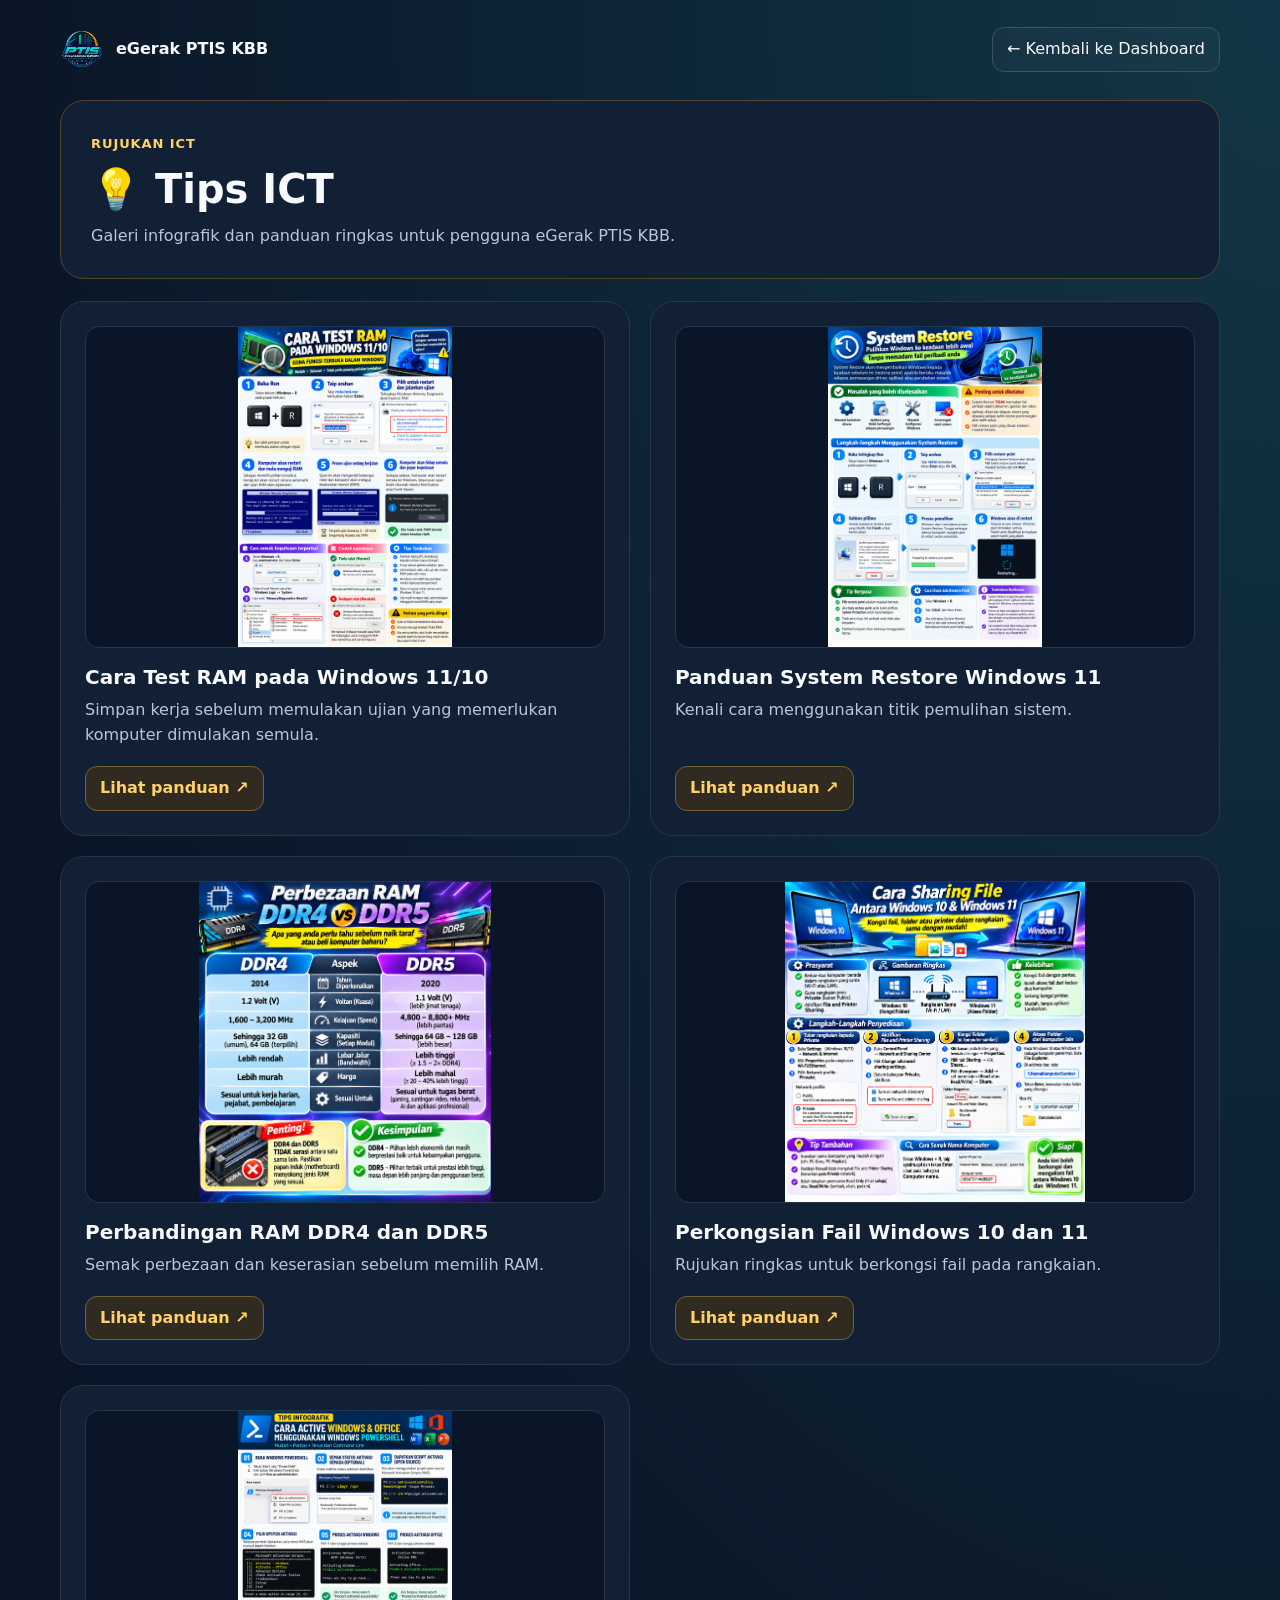
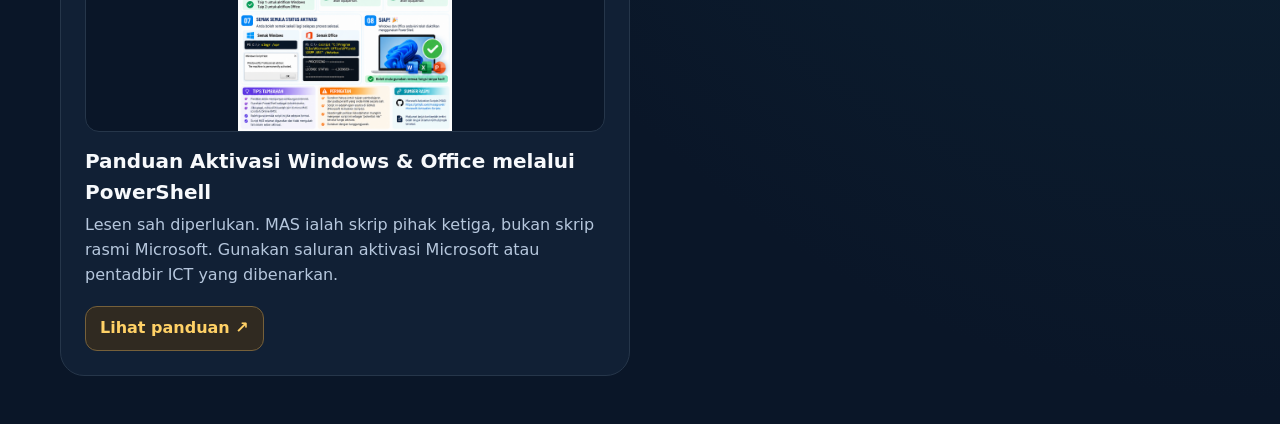
<file: tips-ict.html>
<!doctype html>
<html lang="ms">
<head>
  <meta charset="utf-8">
  <meta name="viewport" content="width=device-width, initial-scale=1">
  <title>Tips ICT | eGerak PTIS KBB</title>
  <link rel="icon" type="image/png" href="assets/images/logo-ptis.png">

  <style>
    :root {
      color-scheme: dark;
      --surface: #112035;
      --line: #26364a;
      --muted: #b6c7dd;
      --gold: #ffd166;
    }

    * { box-sizing: border-box; }

    body {
      margin: 0;
      min-height: 100vh;
      background: radial-gradient(ellipse at top right, #123645, transparent 70%), #0a1628;
      color: #f7f9fc;
      font: 16px/1.55 system-ui, sans-serif;
    }

    main {
      width: min(1160px, calc(100% - 32px));
      margin: auto;
      padding: 27px 0 48px;
    }

    .topbar, .brand {
      display: flex;
      align-items: center;
      gap: 12px;
    }

    .topbar {
      justify-content: space-between;
      flex-wrap: wrap;
      margin-bottom: 28px;
    }

    .brand { font-weight: 750; }
    .brand img { width: 44px; height: 44px; object-fit: contain; }

    .back, .button {
      display: inline-block;
      text-decoration: none;
      border-radius: 12px;
      padding: 9px 14px;
    }

    .back {
      color: inherit;
      border: 1px solid #3c5264;
      background: #ffffff06;
    }

    .back:hover { background: #ffffff12; }

    header {
      background: var(--surface);
      border: 1px solid #51442c;
      border-radius: 24px;
      padding: clamp(20px, 3vw, 30px);
      margin-bottom: 22px;
    }

    .eyebrow {
      color: var(--gold);
      font-size: 13px;
      font-weight: 800;
      letter-spacing: .07em;
    }

    h1 {
      margin: 10px 0 12px;
      font-size: clamp(30px, 5vw, 40px);
      line-height: 1.15;
    }

    p { color: var(--muted); }
    header p { margin: 0; }

    .grid {
      display: grid;
      grid-template-columns: repeat(2, minmax(0, 1fr));
      gap: 20px;
    }

    article {
      display: flex;
      flex-direction: column;
      min-width: 0;
      padding: clamp(16px, 2.5vw, 24px);
      background: var(--surface);
      border: 1px solid var(--line);
      border-radius: 24px;
    }

    h2 { font-size: 20px; margin: 14px 0 5px; }
    article p { margin: 0 0 18px; }

    .preview {
      display: block;
      background: #0a1628;
      border: 1px solid var(--line);
      border-radius: 14px;
      overflow: hidden;
    }

    .preview img {
      display: block;
      width: 100%;
      height: clamp(210px, 32vw, 320px);
      object-fit: contain;
    }

    .button {
      align-self: flex-start;
      margin-top: auto;
      border: 1px solid #76603a;
      background: #302a21;
      color: var(--gold);
      font-weight: 650;
    }

    .button:hover { background: #433621; }
    a:focus-visible { outline: 3px solid var(--gold); outline-offset: 3px; }

    .sr {
      position: absolute;
      width: 1px;
      height: 1px;
      overflow: hidden;
      clip-path: inset(50%);
    }

    @media (max-width: 640px) {
      .grid { grid-template-columns: 1fr; }
      .topbar { margin-bottom: 18px; }
    }
  </style>
</head>

<body>
  <main>
    <nav class="topbar" aria-label="Navigasi halaman">
      <span class="brand">
        <img src="assets/images/logo-ptis.png" alt="" width="44" height="44">
        eGerak PTIS KBB
      </span>
      <a class="back" href="menupengguna.html">← Kembali ke Dashboard</a>
    </nav>

    <header>
      <span class="eyebrow">RUJUKAN ICT</span>
      <h1>💡 Tips ICT</h1>
      <p>Galeri infografik dan panduan ringkas untuk pengguna eGerak PTIS KBB.</p>
    </header>

    <section class="grid" aria-label="Galeri infografik">
      <article>
        <a class="preview" href="assets/images/tips/test-ram.png" target="_blank" rel="noopener">
          <img src="assets/images/tips/test-ram.png" alt="Infografik: Cara Test RAM pada Windows 11/10" loading="lazy">
        </a>
        <h2>Cara Test RAM pada Windows 11/10</h2>
        <p>Simpan kerja sebelum memulakan ujian yang memerlukan komputer dimulakan semula.</p>
        <a class="button" href="assets/images/tips/test-ram.png" target="_blank" rel="noopener">
          Lihat panduan ↗<span class="sr">: Cara Test RAM pada Windows 11/10 (tab baharu)</span>
        </a>
      </article>

      <article>
        <a class="preview" href="assets/images/tips/system-restore.png" target="_blank" rel="noopener">
          <img src="assets/images/tips/system-restore.png" alt="Infografik: Panduan System Restore Windows 11" loading="lazy">
        </a>
        <h2>Panduan System Restore Windows 11</h2>
        <p>Kenali cara menggunakan titik pemulihan sistem.</p>
        <a class="button" href="assets/images/tips/system-restore.png" target="_blank" rel="noopener">
          Lihat panduan ↗<span class="sr">: Panduan System Restore Windows 11 (tab baharu)</span>
        </a>
      </article>

      <article>
        <a class="preview" href="assets/images/tips/ram-ddr4-ddr5.png" target="_blank" rel="noopener">
          <img src="assets/images/tips/ram-ddr4-ddr5.png" alt="Infografik: Perbandingan RAM DDR4 dan DDR5" loading="lazy">
        </a>
        <h2>Perbandingan RAM DDR4 dan DDR5</h2>
        <p>Semak perbezaan dan keserasian sebelum memilih RAM.</p>
        <a class="button" href="assets/images/tips/ram-ddr4-ddr5.png" target="_blank" rel="noopener">
          Lihat panduan ↗<span class="sr">: Perbandingan RAM DDR4 dan DDR5 (tab baharu)</span>
        </a>
      </article>

      <article>
        <a class="preview" href="assets/images/tips/perkongsian-fail.png" target="_blank" rel="noopener">
          <img src="assets/images/tips/perkongsian-fail.png" alt="Infografik: Perkongsian Fail Windows 10 dan 11" loading="lazy">
        </a>
        <h2>Perkongsian Fail Windows 10 dan 11</h2>
        <p>Rujukan ringkas untuk berkongsi fail pada rangkaian.</p>
        <a class="button" href="assets/images/tips/perkongsian-fail.png" target="_blank" rel="noopener">
          Lihat panduan ↗<span class="sr">: Perkongsian Fail Windows 10 dan 11 (tab baharu)</span>
        </a>
      </article>

      <article>
        <a class="preview" href="assets/images/tips/aktivasi-windows-office.png" target="_blank" rel="noopener">
          <img src="assets/images/tips/aktivasi-windows-office.png" alt="Infografik: Panduan Aktivasi Windows &amp; Office melalui PowerShell" loading="lazy">
        </a>
        <h2>Panduan Aktivasi Windows &amp; Office melalui PowerShell</h2>
        <p>Lesen sah diperlukan. MAS ialah skrip pihak ketiga, bukan skrip rasmi Microsoft. Gunakan saluran aktivasi Microsoft atau pentadbir ICT yang dibenarkan.</p>
        <a class="button" href="assets/images/tips/aktivasi-windows-office.png" target="_blank" rel="noopener">
          Lihat panduan ↗<span class="sr">: Panduan Aktivasi Windows &amp; Office melalui PowerShell (tab baharu)</span>
        </a>
      </article>
    </section>
  </main>

<!-- Paparan infografik untuk skrin telefon -->
<style>
  .panduan-dialog {
    width: min(100% - 24px, 720px);
    max-height: calc(100dvh - 24px);
    padding: 0;
    border: 1px solid #26364a;
    border-radius: 16px;
    background: #112035;
    color: #f7f9fc;
    overflow: auto;
  }

  .panduan-dialog::backdrop {
    background: rgba(0, 0, 0, .8);
  }

  .panduan-toolbar {
    position: sticky;
    top: 0;
    padding: 12px;
    background: #112035;
    border-bottom: 1px solid #26364a;
  }

  .panduan-toolbar button {
    padding: 10px 14px;
    border: 1px solid #76603a;
    border-radius: 10px;
    background: #302a21;
    color: #ffd166;
    font: inherit;
    font-weight: 650;
    cursor: pointer;
  }

  .panduan-dialog img {
    display: block;
    width: 100%;
    height: auto;
  }
</style>

<dialog id="panduanDialog" class="panduan-dialog" aria-label="Paparan infografik">
  <form method="dialog" class="panduan-toolbar">
    <button type="submit" autofocus>← Kembali ke Tips ICT</button>
  </form>
  <img id="panduanGambar" alt="">
</dialog>

<script>
  const panduanDialog = document.getElementById('panduanDialog');
  const panduanGambar = document.getElementById('panduanGambar');
  const skrinTelefon = window.matchMedia('(max-width: 767px), (pointer: coarse)');
  let pautanPanduanAktif;

  document.querySelectorAll('.grid a.preview, .grid a.button').forEach(pautan => {
    pautan.addEventListener('click', event => {
      if (!skrinTelefon.matches || typeof panduanDialog.showModal !== 'function') return;

      event.preventDefault();
      pautanPanduanAktif = pautan;

      const tajuk = pautan.closest('article')?.querySelector('h2')?.textContent;
      panduanGambar.alt = tajuk ? `Infografik: ${tajuk}` : 'Infografik Tips ICT';
      panduanGambar.src = pautan.href;

      panduanDialog.showModal();
      panduanDialog.scrollTop = 0;
    });
  });

  panduanDialog.addEventListener('close', () => {
    panduanGambar.removeAttribute('src');
    pautanPanduanAktif?.focus({ preventScroll: true });
  });
</script>
</body>
</html>
</file>
